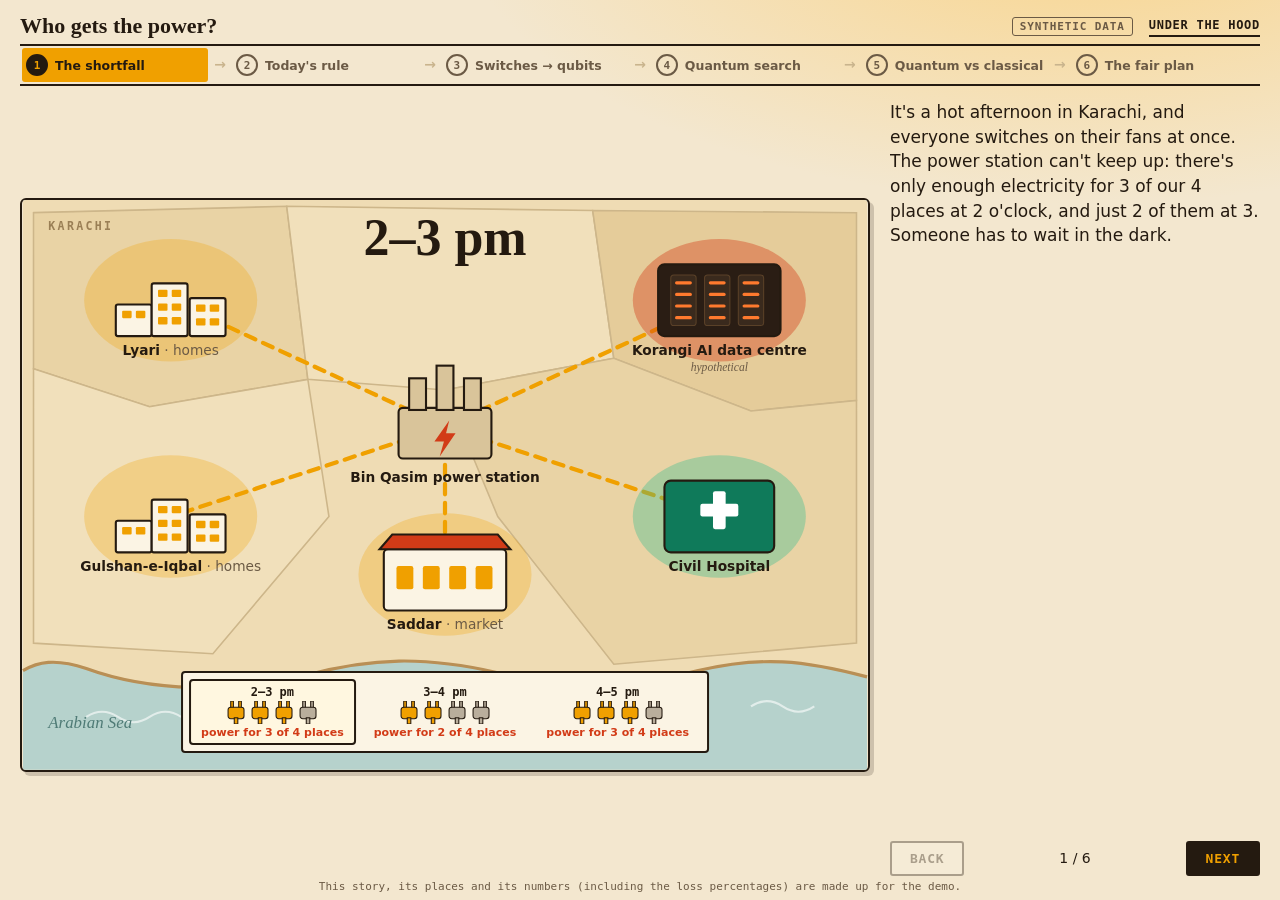
<file: web/index.html>
<!doctype html>
<html lang="en">
<head>
<meta charset="utf-8">
<meta name="viewport" content="width=device-width,initial-scale=1">
<title>Who gets the power?</title>
<link rel="icon" href="data:,">
<link rel="stylesheet" href="style.css">
</head>
<body>
<header>
  <h1>Who gets the power?</h1>
  <div class="head-r"><span class="tag">Synthetic data</span><button class="link" id="open-drawer" aria-controls="drawer" aria-expanded="false">Under the hood</button></div>
</header>
<nav class="pipe" id="pipe" aria-label="Stages"></nav>
<main>
  <section class="mapbox" aria-label="Map of Karachi">
    <svg id="map" viewBox="0 0 800 540" role="img" aria-label="Stylised map of Karachi: a power station feeding Lyari, Gulshan-e-Iqbal, Saddar, a hypothetical AI data centre and Civil Hospital, with the Arabian Sea at the bottom"></svg>
    <div class="clock" id="clock" aria-live="polite"></div>
    <div class="gauge" id="gauge"></div>
  </section>
  <section class="narr">
    <div class="story" id="story" aria-live="polite"></div>
    <div class="nav"><button class="btn" id="back">Back</button><span class="count" id="count"></span><button class="btn primary" id="next">Next</button></div>
  </section>
</main>
<footer>This story, its places and its numbers (including the loss percentages) are made up for the demo.</footer>
<aside id="drawer" class="drawer" aria-label="Under the hood" aria-hidden="true">
  <div class="dhead"><h2>Under the hood</h2><button class="link" id="close-drawer">Close (Esc)</button></div>
  <div id="dbody"></div>
</aside>
<script src="app.js"></script>
</body>
</html>
</file>
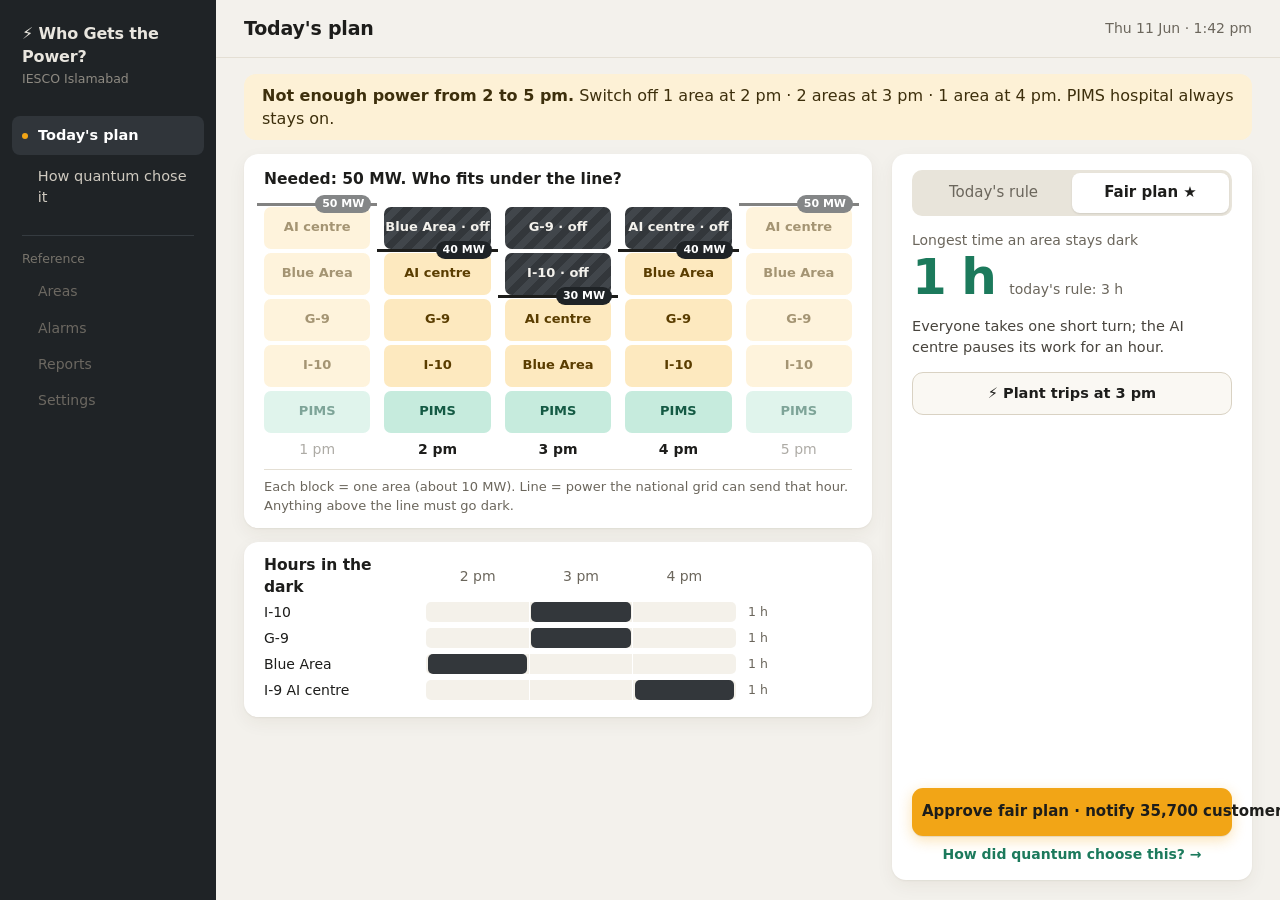
<file: web/demo/index.html>
<!doctype html>
<html lang="en"><head><meta charset="utf-8">
<title>Who Gets the Power? · IESCO Islamabad</title>
<meta name="viewport" content="width=1280">
<style>
*{box-sizing:border-box;margin:0}
:root{--bg:#f3f1ec;--ink:#1d1d1b;--muted:#6b665c;--line:#e4dfd4;--amber:#f2a516;--off:#33373b;--green:#1c7a5c;--greenbg:#c6ebdd;--red:#b5321e;--side:#1f2326;--shadow:0 1px 2px rgba(60,45,20,.06),0 6px 18px rgba(60,45,20,.06)}
body{font:15px/1.45 system-ui,-apple-system,"Segoe UI",sans-serif;color:var(--ink);background:var(--bg);display:grid;grid-template-columns:216px 1fr;height:100vh;overflow:hidden;font-variant-numeric:tabular-nums}
::selection{background:#f9dc9c}
:focus-visible{outline:2px solid var(--amber);outline-offset:2px}
button{font:inherit;color:inherit;cursor:pointer}

aside{background:var(--side);color:#e9e6df;padding:22px 12px;display:flex;flex-direction:column;gap:2px}
.brand{padding:0 10px 24px}
.brand b{display:block;font-size:16px;letter-spacing:-.01em}
.brand small{color:#8e8a82;font-size:12.5px}
aside a{display:flex;align-items:center;gap:10px;padding:9px 10px;border-radius:8px;color:#cfcac0;text-decoration:none;font-size:14.5px}
aside a::before{content:"";width:6px;height:6px;border-radius:50%;background:transparent}
aside a:hover{background:#292e32}
aside a.on{background:#30353a;color:#fff;font-weight:600}
aside a.on::before{background:var(--amber)}
aside hr{border:0;border-top:1px solid #353b40;margin:16px 10px 12px}
.refh{font-size:12.5px;color:#77736b;padding:0 10px 4px}
.ref{padding:7px 10px 7px 26px;color:#6c6861;font-size:14px;cursor:default;user-select:none}

main{display:flex;flex-direction:column;min-width:0;min-height:0}
header{height:58px;flex:none;display:flex;align-items:center;gap:16px;padding:0 28px;border-bottom:1px solid var(--line)}
header h1{font-size:19px;font-weight:650;letter-spacing:-.01em;margin-right:auto}
.when{color:var(--muted);font-size:14px}
.pill{font-size:12px;padding:3px 10px;border-radius:99px;background:#ebe3cf;color:#6b5a2e;font-weight:600}
section{display:none;flex:1;min-height:0;padding:16px 28px 20px;flex-direction:column;gap:14px}
section.on{display:flex}
.card{background:#fff;border-radius:14px;box-shadow:var(--shadow)}
.lab{font-size:14px;color:var(--muted)}
.ttl{font-size:15.5px;font-weight:650}

/* screen 1 */
.problem{background:#fdf1d6;color:#3d2f0c;border-radius:12px;padding:10px 18px;font-size:16px;transition:background .3s}
.problem.trip{background:#f8dcd3;color:#4a1a10}
.plan{flex:1;min-height:0;display:grid;grid-template-columns:1fr 360px;gap:20px}
.left{display:flex;flex-direction:column;gap:14px;min-height:0}
.tcard{padding:14px 20px 12px;display:flex;flex-direction:column;gap:6px}
.towers{display:grid;grid-template-columns:repeat(5,1fr);gap:14px;margin-top:6px}
.col{display:flex;flex-direction:column;align-items:center;gap:6px}
.col.ctx{opacity:.55}
.stack{position:relative;width:100%;max-width:112px;height:230px}
.blk{position:absolute;left:0;right:0;height:42px;border-radius:7px;display:flex;align-items:center;justify-content:center;font-size:13px;font-weight:600;background:#fde9bf;color:#5a3d00;transition:bottom .6s cubic-bezier(.2,.8,.2,1),background .4s,color .4s}
.blk.pims{background:var(--greenbg);color:#145a44;bottom:0}
.blk.off{background:repeating-linear-gradient(135deg,#33373b 0 7px,#41464b 7px 14px);color:#f3f1ec}
.cap-line{position:absolute;left:-7px;right:-7px;height:0;border-top:3px solid var(--ink);transition:bottom .6s cubic-bezier(.2,.8,.2,1)}
.cap-line span{position:absolute;right:6px;top:-11px;font-size:11px;font-weight:700;color:#fff;background:#1f2326;padding:1px 7px;border-radius:9px;white-space:nowrap;z-index:2}
.hr{font-size:14px;font-weight:650}
.col.ctx .hr{font-weight:400;color:var(--muted)}
.capt{font-size:13px;color:var(--muted);border-top:1px solid var(--line);padding-top:8px;margin-top:4px}
.gcard{padding:12px 20px 14px}
.g{display:grid;grid-template-columns:150px 1fr 104px;align-items:center;column-gap:12px;font-size:14px}
.g .gh{font-size:12.5px;color:var(--muted)}
.gx{display:grid;grid-template-columns:repeat(3,1fr);text-align:center}
.track{position:relative;height:20px;margin:3px 0;background:linear-gradient(90deg,#f4f1ea 33.2%,#fff 33.2% 33.5%,#f4f1ea 33.5% 66.5%,#fff 66.5% 66.8%,#f4f1ea 66.8%);border-radius:5px}
.track i{position:absolute;top:0;bottom:0;background:var(--off);border-radius:5px;margin:0 2px}
.red{color:var(--red);font-weight:700}

.side{padding:16px 20px;display:flex;flex-direction:column;gap:14px;min-height:0}
.seg{display:grid;grid-template-columns:1fr 1fr;background:#e8e4da;border-radius:10px;padding:3px}
.seg button{border:0;background:none;font-size:15px;padding:9px;border-radius:8px;color:var(--muted)}
.seg button.on{background:#fff;color:var(--ink);font-weight:650;box-shadow:0 1px 2px rgba(0,0,0,.1)}
.big{display:flex;align-items:baseline;gap:14px;margin-top:2px}
.n{font-size:50px;font-weight:700;letter-spacing:-.03em;line-height:1}
.n.bad{color:var(--red)}.n.good{color:var(--green)}
.vs{font-size:14px;color:var(--muted)}
.why{font-size:14.5px;color:#48443d}
.trip{width:100%;border:1.5px solid #d9d2c3;background:#faf8f3;border-radius:11px;font-weight:650;font-size:14.5px;padding:10px}
.trip:hover{border-color:#bfb6a3}
.trip.on{background:#4a1a10;border-color:#4a1a10;color:#fff}
.cta{margin-top:auto}
.btn{width:100%;border:0;border-radius:11px;background:var(--amber);color:var(--ink);font-weight:650;font-size:15px;padding:13px 10px;white-space:nowrap;box-shadow:0 1px 0 rgba(0,0,0,.08),0 4px 14px rgba(242,165,22,.32);transition:background .3s,color .3s}
.btn:hover{background:#f5b235}
.btn.done{background:var(--green);color:#fff;box-shadow:none;cursor:default}
.link{display:block;text-align:center;margin-top:8px;color:var(--green);font-size:14px;font-weight:600;text-decoration:none;text-underline-offset:3px}
.link:hover{text-decoration:underline}

/* screen 2 */
.steps{display:grid;grid-template-columns:repeat(4,1fr);gap:8px}
.steps button{border:1px solid var(--line);background:#faf8f3;border-radius:10px;padding:10px;font-size:15px;font-weight:600;color:var(--muted)}
.steps button.done{color:var(--ink)}
.steps button.on{background:var(--side);border-color:var(--side);color:#fff}
.body{flex:1;min-height:0;padding:22px 26px;display:flex}
.pane{display:none;flex:1;flex-direction:column;gap:14px;min-width:0}
.pane.on{display:flex}
.pane h2{font-size:22px;letter-spacing:-.015em}
.pane p{font-size:15.5px;color:#48443d;max-width:820px}
.nav{display:flex;align-items:center;gap:10px}
.nav span{margin-right:auto;color:var(--muted);font-size:14px}
.nav button{border:1px solid var(--line);background:#fff;border-radius:10px;padding:9px 22px;font-weight:600}
.nav button.next{background:var(--amber);border-color:var(--amber)}
.nav button:disabled{opacity:.35;cursor:default}
/* ① */
.setup{display:grid;grid-template-columns:auto 1fr;gap:48px;align-items:center;flex:1}
.qg{display:grid;grid-template-columns:110px repeat(3,58px);gap:10px 8px;align-items:center;font-size:14px}
.qg .hh{text-align:center;color:var(--muted);font-weight:600}
.qb{width:46px;height:46px;border-radius:50%;border:2px solid var(--ink);display:flex;align-items:center;justify-content:center;font-size:12px;color:var(--muted);justify-self:center;background:#faf8f3}
.rules{display:flex;flex-direction:column;gap:10px}
.rules div{display:flex;justify-content:space-between;gap:16px;padding:11px 16px;border-radius:10px;background:#f6f3ec;font-size:15px}
.rules b{font-size:13px;padding:2px 10px;border-radius:99px;align-self:center;white-space:nowrap}
.fits{background:#dff2ea;color:#0f4a37;border-radius:12px;padding:12px 16px;font-weight:600}
/* ② */
.tune{flex:1;min-height:0}
.tune svg{width:100%;height:100%;max-height:340px}
.tune text{font:12.5px system-ui,sans-serif;fill:#6b665c}
.facts{font-size:13px;color:var(--muted)}
/* ③ */
.measure{display:grid;grid-template-columns:auto 1fr;gap:28px;align-items:start}
.wallbox{display:flex;flex-direction:column;gap:10px}
.runs{display:flex;gap:8px}
.runs button{flex:1;font-size:14px;font-weight:600;padding:9px 8px;border-radius:10px;border:1px solid var(--line);background:#faf8f3}
.runs button.on{background:var(--side);color:#fff;border-color:var(--side)}
.wall{display:grid;grid-template-columns:repeat(48,10px);gap:2px}
.wall i{width:10px;height:10px;border-radius:2px;background:#efebe3}
.wall i.x{background:#c4bfb4}.wall i.v{background:#6cc39f}.wall i.b{background:var(--amber);box-shadow:0 0 0 1.5px #b36b00}
.legend{display:flex;gap:18px;font-size:13px;color:var(--muted)}
.legend i{display:inline-block;width:10px;height:10px;border-radius:2px;margin-right:6px;vertical-align:-1px}
.stats{display:flex;flex-direction:column;gap:14px}
.stat{padding:14px 18px;border-radius:12px;background:#f6f3ec}
.stat .num{font-size:46px;font-weight:700;letter-spacing:-.03em;line-height:1.1;margin:2px 0}
.stat .sub{font-size:13px;color:var(--muted)}
.verdict{font-size:13px;font-weight:650;padding:3px 10px;border-radius:99px;background:#fdf0d2;color:#7a5200;margin-left:8px}
.verdict.no{background:#efece6;color:#5d584f}.verdict.ok{background:#dff2ea;color:#145a44}
/* ④ */
.bars{display:flex;flex-direction:column;gap:9px;max-width:820px}
.bar{display:grid;grid-template-columns:230px 1fr;align-items:center;gap:14px;font-size:14.5px}
.bar div{height:28px;border-radius:6px;background:#d9d3c6;display:flex;align-items:center;justify-content:flex-end;padding-right:10px;font-weight:650;font-size:13.5px;color:#3d3a34}
.bar.best div{background:var(--green);color:#fff}
.agree{background:#dff2ea;color:#0f4a37;border-radius:12px;padding:12px 16px;font-weight:600;max-width:820px}
.honest{font-size:14px;color:var(--muted);max-width:820px}
</style></head>
<body>
<aside>
 <div class="brand"><b>⚡ Who Gets the Power?</b><small>IESCO Islamabad</small></div>
 <a href="#plan">Today's plan</a>
 <a href="#quantum">How quantum chose it</a>
 <hr>
 <div class="refh">Reference</div>
 <div class="ref" aria-disabled="true">Areas</div>
 <div class="ref" aria-disabled="true">Alarms</div>
 <div class="ref" aria-disabled="true">Reports</div>
 <div class="ref" aria-disabled="true">Settings</div>
</aside>
<main>
 <header><h1 id="title">Today's plan</h1><span class="when">Thu 11 Jun · 1:42 pm</span></header>

 <section id="plan">
  <div class="problem" id="problem"></div>
  <div class="plan">
   <div class="left">
    <div class="card tcard">
     <div class="ttl">Needed: 50 MW. Who fits under the line?</div>
     <div class="towers" id="towers"></div>
     <div class="capt">Each block = one area (about 10 MW). Line = power the national grid can send that hour. Anything above the line must go dark.</div>
    </div>
    <div class="card gcard">
     <div class="g"><span class="ttl">Hours in the dark</span><div class="gx lab"><span>2 pm</span><span>3 pm</span><span>4 pm</span></div><span></span></div>
     <div id="gantt"></div>
    </div>
   </div>
   <div class="side card">
    <div class="seg" id="seg"><button data-p="rule" onclick="setPlan('rule')">Today's rule</button><button data-p="fair" onclick="setPlan('fair')">Fair plan ★</button></div>
    <div>
     <div class="lab">Longest time an area stays dark</div>
     <div class="big"><span class="n" id="big"></span><span class="vs" id="vs"></span></div>
    </div>
    <p class="why" id="why"></p>
    <button class="trip" id="trip" onclick="setTrip(!trip)"></button>
    <div class="cta">
     <button class="btn" id="approve" onclick="approve()">Approve fair plan · notify 35,700 customers</button>
     <a class="link" href="#quantum">How did quantum choose this? →</a>
    </div>
   </div>
  </div>
 </section>

 <section id="quantum">
  <div class="steps" id="steps"><button onclick="step(0)">① Set up</button><button onclick="step(1)">② Tune</button><button onclick="step(2)">③ Measure</button><button onclick="step(3)">④ Check</button></div>
  <div class="card body">
   <div class="pane">
    <h2>12 qubits = 12 on/off switches.</h2>
    <p>Each switch answers one question: is this area off at this hour? The city's rules become penalties, and the best plan is the one with the lowest total.</p>
    <div class="setup">
     <div class="qg" id="qg"></div>
     <div class="rules">
      <div>Wrong number of areas off<b style="background:#f8dcd3;color:#7a1f10">big penalty</b></div>
      <div>Same area dark twice in a row<b style="background:#fdf0d2;color:#7a5200">penalty</b></div>
      <div>Unfair share of dark hours<b style="background:#fdf0d2;color:#7a5200">penalty</b></div>
      <div>Pausing the AI centre<b style="background:#efece6;color:#5d584f">small cost</b></div>
     </div>
    </div>
    <div class="fits">QAOA is made for yes/no problems with penalties, so it fits.</div>
   </div>
   <div class="pane">
    <h2>Tune: the optimizer explores, then settles on a low penalty.</h2>
    <p>A normal computer turns the circuit's 4 dials over 42 tries. Early tries jump around; it ends at an average penalty of 52.9, down from 124.6 at the start. Best of 3 restarts kept.</p>
    <div class="tune" id="tune"></div>
    <div class="facts">QAOA, 2 layers · 4 dials · COBYLA optimizer · normal afternoon</div>
   </div>
   <div class="pane">
    <h2>Measure: 1,024 answers, each one a full plan.</h2>
    <p>Before tuning, the circuit guesses at random. After tuning, most answers follow the rules and the best plan shows up again and again.</p>
    <div class="measure">
     <div class="wallbox">
      <div class="runs"><button onclick="play(false)">Before tuning (random)</button><button onclick="play(true)">After tuning (QAOA)</button></div>
      <div class="wall" id="wall"></div>
      <div class="legend"><span><i style="background:#c4bfb4"></i>breaks a rule</span><span><i style="background:#6cc39f"></i>follows the rules</span><span><i style="background:var(--amber)"></i>the best fair plan</span></div>
      <div class="lab"><span id="shotno">Press a button to replay</span><span class="verdict" id="verdict" hidden></span></div>
     </div>
     <div class="stats">
      <div class="stat"><div class="lab">Follow the rules</div><div class="num" id="pv">—</div><div class="sub" id="pvn">45.9% after tuning · 2.3% random</div></div>
      <div class="stat"><div class="lab">Best plan found</div><div class="num" id="pb">—</div><div class="sub" id="pbn">in 1,024 answers · pure luck ≈ 0.25</div></div>
     </div>
    </div>
   </div>
   <div class="pane">
    <h2>Can we trust it?</h2>
    <p>Penalty score of each plan for the normal afternoon (lower = better).</p>
    <div class="bars" id="bars"></div>
    <div class="agree">A normal computer checked all 4,096 plans in 0.035 s and found the same plan, so QAOA found the true best.</div>
    <p class="honest">At this size a laptop is faster. Real cities have hundreds of areas × 24 hours, and the plans double with every decision; that's the scale quantum optimization is aiming for.</p>
   </div>
  </div>
  <div class="nav"><span id="stepno"></span><button id="back" onclick="step(cur-1)">← Back</button><button class="next" id="next" onclick="step(cur+1)">Next →</button></div>
 </section>
</main>

<script>
const $=id=>document.getElementById(id),$$=s=>document.querySelectorAll(s);
const AREAS={l:"I-10",g:"G-9",s:"Blue Area",a:"AI centre"};
const KEYS=["l","g","s","a"],H=["2 pm","3 pm","4 pm"];
// from results.json scenarios.<s>.plans: rule = "today", fair = "qaoa" (= "exact"). l=N1 I-10, g=N2 G-9, s=N3 Blue Area, a=DC I-9 AI centre
const SC={
 normal:{short:[1,2,1],rule:{l:[1,1,1],g:[0,1,0],s:[0,0,0],a:[0,0,0]},fair:{l:[0,1,0],g:[0,1,0],s:[1,0,0],a:[0,0,1]},
  why:{rule:"I-10 is cut every hour, even families who pay their bills.",fair:"Everyone takes one short turn; the AI centre pauses its work for an hour."}},
 trip:{short:[1,3,1],rule:{l:[1,1,1],g:[0,1,0],s:[0,1,0],a:[0,0,0]},fair:{l:[0,1,0],g:[0,1,0],s:[0,1,0],a:[1,0,1]},
  why:{rule:"I-10 is still cut every hour, and the lost plant adds G-9 and Blue Area at 3 pm.",fair:"No home is dark twice; the AI centre pauses at 2 and 4 pm so homes get a break."}}};
const hourList=P=>[0,1,2].map(h=>KEYS.filter(k=>P[k][h]));
for(const s of Object.values(SC))for(const p of ["rule","fair"])hourList(s[p]).forEach((o,h)=>console.assert(o.length==s.short[h],'plan must switch off exactly the shortfall'));

// screen 1
const COLS=["1 pm","2 pm","3 pm","4 pm","5 pm"],PITCH=46;
let plan='fair',trip=false;
$('towers').innerHTML=COLS.map((c,j)=>`<div class="col${j%4?'':' ctx'}"><div class="stack"><div class="blk pims">PIMS</div>${KEYS.map(k=>`<div class="blk" id="b${j}${k}"></div>`).join('')}<div class="cap-line" id="ln${j}">${j==0?'<span>power available</span>':''}</div></div><div class="hr">${c}</div></div>`).join('');
function setPlan(p){plan=p;render()}
function setTrip(t){trip=t;render()}
function longest(P){return Math.max(...KEYS.map(k=>{let r=0,m=0;P[k].forEach(x=>{r=x?r+1:0;m=Math.max(m,r)});return m}))}
function render(){const S=SC[trip?'trip':'normal'],P=S[plan];
 $$('#seg button').forEach(b=>b.classList.toggle('on',b.dataset.p==plan));
 $('problem').className='problem'+(trip?' trip':'');
 $('problem').innerHTML=`<b>${trip?'A power plant trips at 3 pm.':'Not enough power from 2 to 5 pm.'}</b> Switch off ${S.short.map((n,h)=>`${n} area${n>1?'s':''} at ${H[h]}`).join(' · ')}. PIMS hospital always stays on.`;
 COLS.forEach((c,j)=>{const h=j-1,inPlan=h>=0&&h<3,off=inPlan?KEYS.filter(k=>P[k][h]):[],order=[...KEYS.filter(k=>!off.includes(k)),...off];
  order.forEach((k,i)=>{const b=$('b'+j+k),o=off.includes(k);b.style.bottom=(i+1)*PITCH+'px';b.classList.toggle('off',o);b.textContent=AREAS[k]+(o?' · off':'')});
  const av=inPlan?5-S.short[h]:5;$('ln'+j).style.bottom=(av*PITCH-3)+'px';$('ln'+j).innerHTML=`<span>${av*10} MW</span>`});
 $('gantt').innerHTML=KEYS.map(k=>{let bars='',run=0,tot=0,max=0;for(let h=0;h<=3;h++){if(h<3&&P[k][h]){run++;tot++}else{if(run)bars+=`<i style="left:${(h-run)/3*100}%;width:calc(${run/3*100}% - 4px)"></i>`;max=Math.max(max,run);run=0}}
  return `<div class="g"><span>${k=='a'?'I-9 AI centre':AREAS[k]}</span><div class="track">${bars}</div><span class="gh">${max>1?`<span class="red">${max} h in a row</span>`:tot?tot+' h':'stays on'}</span></div>`}).join('');
 const m=longest(P),other=longest(S[plan=='fair'?'rule':'fair']);
 $('big').className='n '+(m>1?'bad':'good');$('big').textContent=m+' h';
 $('vs').textContent=(plan=='fair'?"today's rule: ":"fair plan: ")+other+' h';
 $('why').textContent=S.why[plan];
 $('trip').classList.toggle('on',trip);$('trip').textContent=trip?'↩ Back to a normal afternoon':'⚡ Plant trips at 3 pm'}
function approve(){const b=$('approve');b.classList.add('done');b.disabled=true;b.textContent='✓ Published · 35,700 customers notified'}
render();

// screen 2: stepper
let cur=0;
function step(n){cur=Math.max(0,Math.min(3,n));$$('.pane').forEach((p,i)=>p.classList.toggle('on',i==cur));
 $$('#steps button').forEach((b,i)=>{b.classList.toggle('on',i==cur);b.classList.toggle('done',i<cur)});
 $('stepno').textContent=`Step ${cur+1} of 4`;$('back').disabled=cur==0;$('next').disabled=cur==3}
step(0);

// ① qubit grid: q0..q11 in results.json qubit_map order (area-major, then hour)
$('qg').innerHTML='<span></span>'+H.map(h=>`<span class="hh">${h}</span>`).join('')+KEYS.map((k,i)=>`<span>${AREAS[k]}</span>`+H.map((h,j)=>`<span class="qb">q${i*3+j}</span>`).join('')).join('');

// ② real COBYLA history: scenarios.normal.qaoa.trace.cobyla.iterations[].energy (42 evaluations)
const E=[124.62,399.74,476.91,343.92,67.87,375.46,86.84,56.54,124.5,55.83,86.12,57.25,65.72,68.46,55.34,55.68,56.41,56.96,58.44,54.56,57.64,56.53,54.28,54.15,57.23,53.3,53.4,54.6,54.29,55.05,53.41,54.37,54.13,53.36,54.32,53.4,52.72,55.03,52.52,53.19,52.55,52.9];
(()=>{const W=900,Ht=320,L=70,R=110,T=16,B=40,x=i=>L+i/(E.length-1)*(W-L-R),y=v=>T+(1-v/500)*(Ht-T-B);
 let g='';for(let v=0;v<=500;v+=100)g+=`<line x1="${L}" x2="${W-R}" y1="${y(v)}" y2="${y(v)}" stroke="#ece7dc"/><text x="${L-10}" y="${y(v)+4}" text-anchor="end">${v}</text>`;
 [1,10,20,30,42].forEach(r=>g+=`<text x="${x(r-1)}" y="${Ht-B+20}" text-anchor="middle">${r}</text>`);
 g+=`<text x="${(L+W-R)/2}" y="${Ht-2}" text-anchor="middle">tuning round</text><text transform="translate(16 ${(T+Ht-B)/2}) rotate(-90)" text-anchor="middle">average penalty</text>`;
 g+=`<polyline fill="none" stroke="#33373b" stroke-width="2.5" stroke-linejoin="round" points="${E.map((v,i)=>x(i)+','+y(v)).join(' ')}"/>`;
 g+=`<circle cx="${x(0)}" cy="${y(E[0])}" r="5" fill="#33373b"/><circle cx="${x(41)}" cy="${y(E[41])}" r="6" fill="#1c7a5c"/>`;
 g+=`<text x="${x(41)+12}" y="${y(E[41])+4}" style="fill:#1c7a5c;font-weight:700;font-size:14px">${E[41]}</text><text x="${x(0)+8}" y="${y(E[0])-6}">${E[0]}</text>`;
 $('tune').innerHTML=`<svg viewBox="0 0 ${W} ${Ht}" preserveAspectRatio="xMinYMid meet">${g}</svg>`})();

// ④ real objective values: scenarios.normal.plans.<p>.objective
const OBJ=[["Today's rule",33.16],["Greedy (hour by hour)",31.84],["AI centre always first",21.24],["QAOA",17.14,1],["Exact (all 4,096 plans)",17.14,1]];
$('bars').innerHTML=OBJ.map(([n,v,b])=>`<div class="bar${b?' best':''}"><span>${n}</span><div style="width:${v/34*100}%">${b?'✓ ':''}${v}</div></div>`).join('');

// ③ real measured answers (top bitstrings + counts from results.json, normal scenario). bit order: I-10[2,3,4] G-9[2,3,4] Blue[2,3,4] AI[2,3,4]
const TOP=[["010000010001",12],["010001010000",11],["010101010000",10],["000011010000",10],["010010000100",10],["100000010010",10],["000010010001",10],["001000010010",9],["010000101010",9],["000010000110",9],["010001000110",9],["001000010110",9],["010010100001",9]];
const SHOTS=1024,PVALID=0.459,BEST="010010100001";
function decode(b){return [0,1,2].map(h=>KEYS.filter((k,i)=>b[i*3+h]=="1"))}
function valid(b){const d=decode(b);return d[0].length==1&&d[1].length==2&&d[2].length==1}
function rndBits(){let s="";for(let i=0;i<12;i++)s+=Math.random()<.5?"1":"0";return s}
console.assert(JSON.stringify(decode(BEST))==JSON.stringify(hourList(SC.normal.fair)),'quantum best plan must equal the fair plan shown on screen 1');
// shortcut: only the top answers are replayed exactly; the rest are random plans filled in to match the real 45.9% rule-following share
function shotList(after){const out=[];if(after){TOP.forEach(([b,c])=>{for(let i=0;i<c;i++)out.push(b)});const nValid=Math.round(SHOTS*PVALID)-out.filter(valid).length;let v=0;while(out.length<SHOTS){const b=rndBits();if(b==BEST)continue;if(valid(b)&&v<nValid){out.push(b);v++}else if(!valid(b)&&out.length+(nValid-v)<SHOTS)out.push(b)}}
 else{while(out.length<SHOTS)out.push(rndBits())}for(let i=out.length-1;i>0;i--){const j=Math.floor(Math.random()*(i+1));[out[i],out[j]]=[out[j],out[i]]}return out}
const wall=$('wall');wall.innerHTML='<i></i>'.repeat(SHOTS);const cells=wall.children;
let timer;function play(after){clearInterval(timer);$$('.runs button').forEach((b,j)=>b.classList.toggle('on',j==+after));const list=shotList(after);[...cells].forEach(c=>c.className='');let i=0,v=0,best=0;const vd=$('verdict');vd.hidden=false;
 timer=setInterval(()=>{for(let s=0;s<16&&i<SHOTS;s++,i++){const b=list[i],ok=valid(b),isB=b==BEST;cells[i].className=isB?'b':ok?'v':'x';if(ok)v++;if(isB)best++;if(s==15||i==SHOTS-1){vd.className='verdict '+(isB?'best':ok?'ok':'no');vd.textContent=isB?'★ the best fair plan':ok?'✓ follows the rules':'✗ breaks a rule'}}
  $('shotno').textContent=`Answer ${i.toLocaleString('en-US')} of 1,024`;$('pv').textContent=(v/i*100).toFixed(1)+'%';$('pvn').textContent=after?'after tuning · measured 45.9%':'random guessing · expected 2.3%';
  $('pb').textContent=best+'×';
  if(i>=SHOTS){clearInterval(timer);if(after){vd.className='verdict best';vd.textContent='★ Chosen: the best fair plan'}}},45)}

// routing
const TITLES={plan:"Today's plan",quantum:"How quantum chose it"};
function show(){const id=TITLES[location.hash.slice(1)]?location.hash.slice(1):'plan';$$('section').forEach(s=>s.classList.toggle('on',s.id==id));
 $$('aside a').forEach(a=>a.classList.toggle('on',a.getAttribute('href')=='#'+id));$('title').textContent=TITLES[id]}
addEventListener('hashchange',show);show();
</script></body></html>
</file>
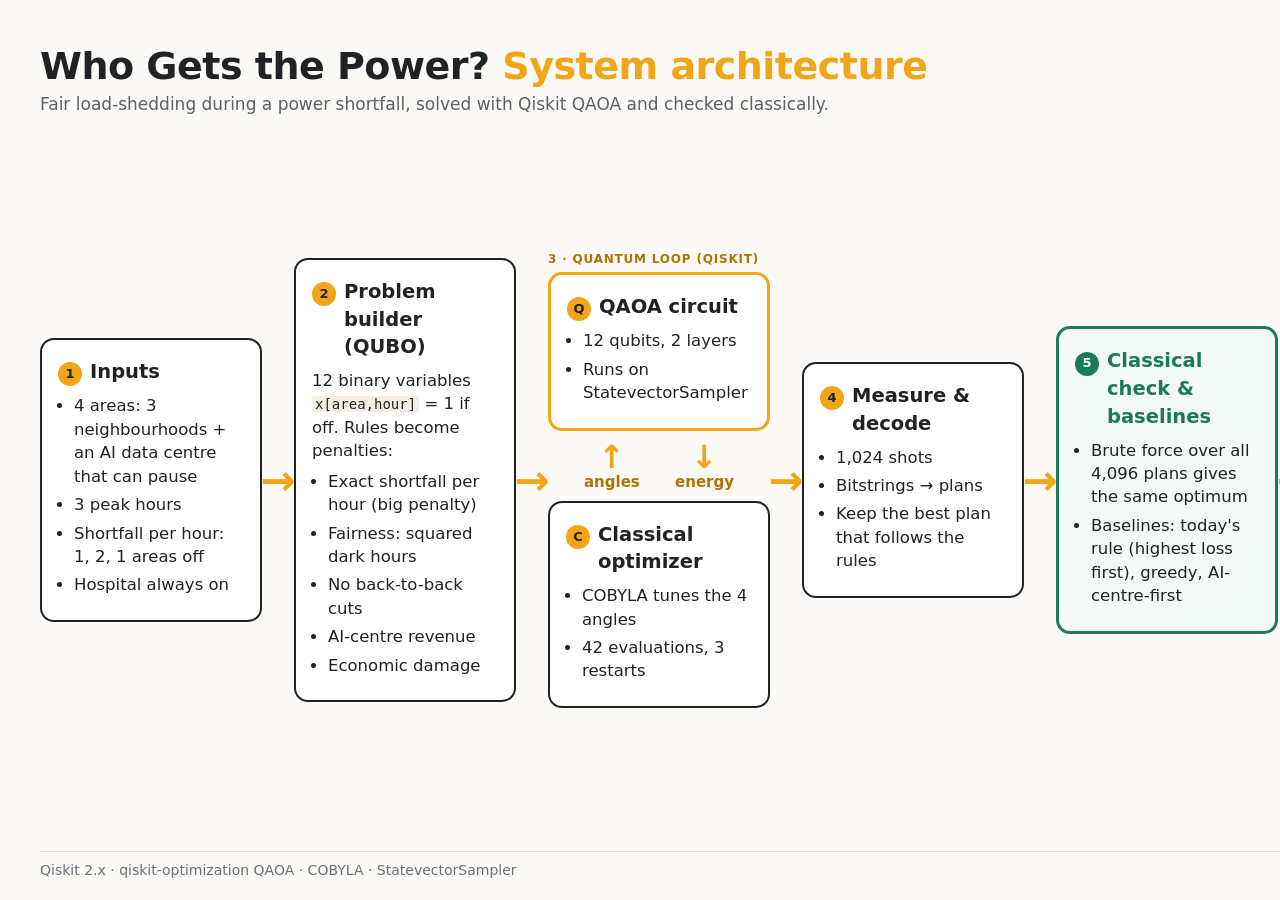
<file: report/architecture.html>
<!doctype html>
<html><head><meta charset="utf-8"><style>
*{box-sizing:border-box;margin:0;padding:0}
body{width:1600px;height:900px;background:#fbfaf7;font-family:system-ui,-apple-system,"Segoe UI",sans-serif;color:#1f2326;padding:44px 40px 0;position:relative}
h1{font-size:38px;font-weight:750;letter-spacing:-.5px}
h1 span{color:#f2a516}
.sub{font-size:17px;color:#5b6166;margin-top:6px}
.row{display:flex;align-items:center;margin-top:46px;height:640px}
.box{width:222px;background:#fff;border:2px solid #1f2326;border-radius:14px;padding:18px 16px;font-size:16.5px;line-height:1.42}
.box h2{font-size:19.5px;font-weight:700;margin-bottom:8px;display:flex;gap:8px;align-items:baseline}
.n{display:inline-flex;width:24px;height:24px;border-radius:50%;background:#f2a516;color:#1f2326;font-size:13px;font-weight:800;align-items:center;justify-content:center;flex:none}
.box ul{padding-left:16px}.box li{margin-bottom:5px}
.arrow{width:32px;display:flex;justify-content:center;font-size:42px;color:#f2a516;font-weight:700}
.q{border-color:#f2a516;border-width:3px}
.col{display:flex;flex-direction:column;align-items:center;width:222px}
.col .box{width:222px}
.tag{font-size:12px;font-weight:700;text-transform:uppercase;letter-spacing:.8px;color:#b07400;margin-bottom:6px;align-self:flex-start}
.loop{display:flex;justify-content:space-between;width:150px;height:70px;font-size:15px;color:#b07400;font-weight:600}
.loop div{display:flex;flex-direction:column;align-items:center;justify-content:center}
.loop b{font-size:32px;color:#f2a516;line-height:1}
.green{border-color:#1c7a5c;border-width:3px;background:#f2f9f6}
.green h2{color:#1c7a5c}.green .n{background:#1c7a5c;color:#fff}
code{font-family:ui-monospace,"DejaVu Sans Mono",monospace;font-size:14px;background:#f4efe3;padding:0 3px;border-radius:3px}
.foot{position:absolute;bottom:22px;left:40px;right:40px;font-size:14px;color:#6b7176;border-top:1px solid #e3e0d8;padding-top:10px}
</style></head><body>
<h1>Who Gets the Power? <span>System architecture</span></h1>
<div class="sub">Fair load-shedding during a power shortfall, solved with Qiskit QAOA and checked classically.</div>
<div class="row">

<div class="box"><h2><span class="n">1</span>Inputs</h2><ul>
<li>4 areas: 3 neighbourhoods + an AI data centre that can pause</li>
<li>3 peak hours</li>
<li>Shortfall per hour: 1, 2, 1 areas off</li>
<li>Hospital always on</li></ul></div>
<div class="arrow">&rarr;</div>

<div class="box"><h2><span class="n">2</span>Problem builder (QUBO)</h2>
<p style="margin-bottom:7px">12 binary variables <code>x[area,hour]</code> = 1 if off. Rules become penalties:</p><ul>
<li>Exact shortfall per hour (big penalty)</li>
<li>Fairness: squared dark hours</li>
<li>No back-to-back cuts</li>
<li>AI-centre revenue</li>
<li>Economic damage</li></ul></div>
<div class="arrow">&rarr;</div>

<div class="col"><div class="tag">3 · Quantum loop (Qiskit)</div>
<div class="box q"><h2><span class="n">Q</span>QAOA circuit</h2><ul>
<li>12 qubits, 2 layers</li><li>Runs on StatevectorSampler</li></ul></div>
<div class="loop"><div><b>&uarr;</b>angles</div><div><b>&darr;</b>energy</div></div>
<div class="box"><h2><span class="n">C</span>Classical optimizer</h2><ul>
<li>COBYLA tunes the 4 angles</li><li>42 evaluations, 3 restarts</li></ul></div></div>
<div class="arrow">&rarr;</div>

<div class="box"><h2><span class="n">4</span>Measure &amp; decode</h2><ul>
<li>1,024 shots</li>
<li>Bitstrings &rarr; plans</li>
<li>Keep the best plan that follows the rules</li></ul></div>
<div class="arrow">&rarr;</div>

<div class="box green"><h2><span class="n">5</span>Classical check &amp; baselines</h2><ul>
<li>Brute force over all 4,096 plans gives the same optimum</li>
<li>Baselines: today's rule (highest loss first), greedy, AI-centre-first</li></ul></div>
<div class="arrow">&rarr;</div>

<div class="box"><h2><span class="n">6</span>Output</h2>
<p style="margin-bottom:7px"><code>results.json</code> &rarr; web app, two screens:</p><ul>
<li><b>Today's plan</b>: power towers + Gantt</li>
<li><b>How quantum chose it</b>: Set up &rarr; Tune &rarr; Measure &rarr; Check</li></ul></div>

</div>
<div class="foot">Qiskit 2.x · qiskit-optimization QAOA · COBYLA · StatevectorSampler</div>
</body></html>
</file>
<file: web/style.css>
/* Karachi at peak heat: sand, amber, burnt orange, teal hospital. */
:root{--paper:#f3e7cf;--card:#fbf4e4;--ink:#241a10;--muted:#6b5a45;--rule:#c9b48d;--lit:#f0a000;--heat:#d23b17;--hosp:#0f7a5a;--sea:#b6d2cc;--off:#9b9183;
  --serif:"Iowan Old Style","Palatino Linotype",Charter,"Bitstream Charter","Book Antiqua",Georgia,serif;--sans:Inter,"Segoe UI",system-ui,sans-serif;--mono:Consolas,Menlo,"SF Mono","DejaVu Sans Mono","Liberation Mono",monospace}
*{box-sizing:border-box}
html,body{height:100%}
body{margin:0;color:var(--ink);font:14px/1.4 var(--sans);padding:8px 20px 4px;display:flex;flex-direction:column;overflow:hidden;background:radial-gradient(900px 420px at 85% -10%,#f9d48a 0,transparent 70%),var(--paper)}
header{display:flex;justify-content:space-between;align-items:center;height:36px;flex:none}
h1{font:800 22px/1 var(--serif);margin:0}
.head-r{display:flex;gap:16px;align-items:center}
.tag{border:1.5px solid var(--muted);color:var(--muted);border-radius:3px;padding:2px 7px;font:700 11px var(--mono);text-transform:uppercase;letter-spacing:.08em}
button{font-family:inherit}
button:focus-visible{outline:3px solid var(--ink);outline-offset:2px}
.link{background:none;border:0;padding:3px 0;color:var(--ink);font:700 12px var(--mono);text-transform:uppercase;letter-spacing:.06em;cursor:pointer;border-bottom:2px solid var(--ink)}
.btn{background:var(--card);color:var(--ink);border:2px solid var(--ink);border-radius:3px;font:800 13px var(--mono);text-transform:uppercase;letter-spacing:.06em;padding:8px 18px;cursor:pointer;display:inline-flex;gap:8px;align-items:center}
.btn.primary{background:var(--ink);color:var(--lit)}
.btn:disabled{opacity:.35;cursor:default}
main{flex:1;min-height:0;display:grid;grid-template-columns:minmax(0,1fr) 370px;gap:20px;align-items:center;padding-top:6px}
.mapbox{position:relative;width:100%;aspect-ratio:800/540;max-height:100%;border:2px solid var(--ink);border-radius:6px;overflow:hidden;box-shadow:4px 4px 0 rgba(36,26,16,.18)}
#map{display:block;width:100%;height:100%}
.land{fill:#efdcb4}.districts path{fill:#e9d3a5;stroke:#cdb68a;stroke-width:1.5}.districts path:nth-child(2n){fill:#f1e0bb}.districts path:nth-child(3n){fill:#e5cc9a}
.coastline{fill:none;stroke:#b98f55;stroke-width:3}.wave{fill:none;stroke:#fff;stroke-opacity:.6;stroke-width:2}
.sea{font:italic 16px var(--serif);fill:#4f7b76}.city{font:700 11px var(--mono);letter-spacing:.2em;fill:#9a7f55}
.line{fill:none;stroke:var(--lit);stroke-width:4;stroke-linecap:round;stroke-dasharray:10 8;transition:stroke .7s,opacity .7s,stroke-width .7s}
.line.flow{animation:flow .8s linear infinite}
.line.off{stroke:var(--off);stroke-width:2;stroke-dasharray:2 10;opacity:.7}
@keyframes flow{to{stroke-dashoffset:-18}}
.blk{transition:opacity .7s}
.blk .body,.blk .win,.blk .roof,.blk .glow,.blk .led,.blk .cross{transition:fill .7s,opacity .7s}
.blk .body{fill:#fbf4e4;stroke:var(--ink);stroke-width:2}.blk .roof{fill:var(--heat);stroke:var(--ink);stroke-width:2}
.blk .win{fill:var(--lit)}.blk .glow{fill:var(--lit);opacity:.28}
.blk.off .win,.blk.off .led{fill:#6d645a}.blk.off .glow{opacity:0}.blk.off{opacity:.5}.blk.off .body{fill:#d4c8b0}
.blk.dc .body{fill:#2a1d14}.blk.dc .win{fill:#3a2a1d;stroke:#5a4128}.blk.dc .led{fill:#ff7a2e}.blk.dc .glow{fill:var(--heat);opacity:.4}
.blk.dc.off .led{fill:#6d645a}
.blk.hosp .body{fill:var(--hosp)}.blk.hosp .cross{fill:#fff}.blk.hosp .glow{fill:#2fb98d;opacity:.35}
.lbl{font:700 13px var(--sans);fill:var(--ink)}.lbl .kind{font-weight:500;fill:var(--muted)}
.plant .body{fill:#d9c49a;stroke:var(--ink);stroke-width:2}.plant .bolt{fill:var(--heat)}
@keyframes flt{from{fill:var(--lit)}to{fill:#8c8377}}
.clock{position:absolute;top:2%;left:50%;transform:translateX(-50%);font:800 52px/1 var(--serif);color:var(--ink);text-align:center;transition:opacity .4s;white-space:nowrap}
.hide{opacity:0!important;pointer-events:none}
.gauge{position:absolute;bottom:4%;left:50%;transform:translateX(-50%);display:flex;gap:16px;align-items:center;background:var(--card);border:2px solid var(--ink);border-radius:4px;padding:8px 14px;transition:opacity .4s}
.gauge b{font:800 22px var(--mono);color:var(--hosp);min-width:170px}.gauge.red b{color:var(--heat)}
.gbar_u{display:flex;gap:4px}.gbar i{width:40px;height:20px;border:2px solid var(--ink);border-radius:2px;transition:background .6s}
.gbar i.ok{background:var(--lit)}.gbar i.gap{background:repeating-linear-gradient(45deg,var(--heat) 0 4px,#f6c0a8 4px 8px)}
.pipe{display:flex;align-items:center;gap:6px;height:42px;flex:none;border-top:2px solid var(--ink);border-bottom:2px solid var(--ink);padding:0 2px}
.stage{flex:1 1 0;display:flex;align-items:center;gap:7px;background:none;border:0;padding:6px 4px;cursor:pointer;color:var(--muted);font:700 12.5px var(--sans);text-align:left;border-radius:3px;white-space:nowrap}
.stage .n{flex:none;width:22px;height:22px;border-radius:50%;border:2px solid currentColor;display:grid;place-items:center;font:800 11px var(--mono)}
.stage.done{color:var(--hosp)}.stage.done .n{font-size:0;background:var(--hosp);border-color:var(--hosp)}.stage.done .n::after{content:"✓";font-size:13px;color:#fff}
.stage.on{color:var(--ink);background:var(--lit)}.stage.on .n{background:var(--ink);color:var(--lit);border-color:var(--ink)}
.arr{color:var(--rule);font-weight:800;flex:none}
.narr{align-self:stretch;display:flex;flex-direction:column;min-height:0}
.story{flex:1;overflow:hidden;opacity:0;transition:opacity .5s;padding-top:8px}.story.in{opacity:1}
.story p{font-size:17px;line-height:1.45;margin:0 0 14px}.story strong{color:var(--heat);font-weight:800}
.chip{display:inline-block;font:700 11.5px var(--mono)!important;border:1.5px solid var(--ink);border-radius:3px;padding:4px 8px;background:var(--card)}
.nav{display:flex;align-items:center;justify-content:space-between;padding:10px 0 2px}
.swgrid{display:grid;gap:6px;margin:6px 0 14px}.swgrid div{display:flex;align-items:center;gap:6px}.swgrid em{font:700 12px var(--sans);font-style:normal;width:150px;color:var(--ink);white-space:nowrap;overflow:hidden;text-overflow:ellipsis}
.sw{width:24px;height:13px;border-radius:7px;background:var(--lit);border:1.5px solid var(--ink);position:relative;display:inline-block}.sw i{position:absolute;top:1px;right:1px;width:8px;height:8px;border-radius:50%;background:#fff;border:1px solid var(--ink)}
.flick .sw{animation:flt .5s steps(2,jump-none) infinite alternate;animation-delay:var(--d)}.flick .sw i{animation:fl .5s steps(2,jump-none) infinite alternate;animation-delay:var(--d)}
@keyframes fl{from{right:1px}to{right:11px}}@keyframes flt{from{background:var(--lit)}to{background:#8c8377}}
.bars{margin:4px 0 4px;display:grid;gap:6px}.bars div{display:grid;grid-template-columns:62px 1fr 52px;gap:8px;align-items:center;font:700 12px var(--mono)}
.bars em{font-style:normal;color:var(--muted)}.bars i{display:block;height:14px;width:0;min-width:2px;background:var(--muted);transition:width 2s ease-out;border-radius:2px}.bars i.q{background:var(--heat)}
.grow .bars i{width:var(--w)}
.spark{width:100%;height:38px;margin-top:8px}.spark polyline{fill:none;stroke:var(--ink);stroke-width:1.5;vector-effect:non-scaling-stroke}
.badge{display:flex;align-items:center;gap:14px;color:var(--hosp);font:800 16px/1.3 var(--mono);margin-top:8px}.badge.bad{color:var(--heat)}
.stats{display:grid;grid-template-columns:repeat(3,auto);gap:12px;margin:4px 0 12px}.stat b{display:block;font:800 30px/1.05 var(--serif);color:var(--heat);white-space:nowrap}.stat span{font:700 10.5px var(--mono);text-transform:uppercase;letter-spacing:.04em;color:var(--muted)}
.note{font:700 12px var(--mono)!important;color:var(--hosp);margin:8px 0 0!important;min-height:16px}
footer{font:11px var(--mono);color:var(--muted);text-align:center;height:18px;flex:none;padding-top:2px}
.drawer{position:fixed;top:0;right:0;bottom:0;width:520px;max-width:100%;background:var(--card);border-left:2px solid var(--ink);padding:16px 20px;overflow:auto;transform:translateX(105%);transition:transform .3s;box-shadow:-6px 0 0 rgba(36,26,16,.12);z-index:5}
.drawer.open{transform:none}
.dhead{display:flex;justify-content:space-between;align-items:center}.dhead h2{font:800 22px var(--serif);margin:0}
.drawer h3{font:800 12px var(--mono);text-transform:uppercase;letter-spacing:.08em;color:var(--heat);margin:18px 0 6px}
.drawer p{margin:4px 0}.small{font-size:12px;color:var(--muted)}.formula{font:600 14px var(--serif);background:#f3e7cf;padding:8px 10px;border-left:4px solid var(--heat)}
.drawer table{width:100%;border-collapse:collapse;font-size:12px}.drawer td,.drawer th{border-bottom:1px solid var(--rule);padding:4px 6px;text-align:left}.mono{font-family:var(--mono)}
.thumb{width:100%;height:90px;object-fit:contain;object-position:left;background:#fff;border:1px solid var(--rule)}
@media (prefers-reduced-motion:reduce){.line.flow,.flick .sw .knob,.flick .sw .track{animation:none}}
.hyp{font:italic 11px var(--serif);fill:var(--muted)}
.gauge{gap:6px;padding:6px;bottom:3%}.gauge .ph{display:flex;flex-direction:column;align-items:center;gap:2px;padding:4px 12px;border:2px solid transparent;border-radius:4px;min-width:150px;transition:border-color .4s,background .4s}
.gauge .ph.cur{border-color:var(--ink);background:#fff7e0}.gauge .ph em{font:800 12px var(--mono);font-style:normal}.gauge .ph span{font:700 11px var(--sans);color:var(--muted)}.gauge .ph.low span{color:var(--heat)}
.plugs{display:flex;gap:6px}.plug{width:18px;height:23px;fill:#b9ae9c;stroke:var(--ink);stroke-width:1.2;transition:fill .6s}.plug.on{fill:var(--lit)}
.stats{grid-template-columns:1fr 1fr!important;gap:12px 16px!important}.stat b{font-size:25px!important}.stat span{text-transform:none!important;font:600 12.5px var(--sans)!important;letter-spacing:0!important;color:var(--ink)!important}
.gauge .ph{min-width:0!important;padding:4px 10px!important}.gauge .ph span{white-space:nowrap}.gauge .ph .plugs{justify-content:center}
.loss{font:800 12px var(--mono);fill:var(--heat);opacity:0;transition:opacity .5s}.loss-on .loss{opacity:1}
.swgrid .hd b{width:24px;font:700 10.5px var(--mono);text-align:center;white-space:nowrap;margin-right:0}.swgrid .hd{margin-bottom:-2px}
.swgrid .hd b{display:inline-block;width:24px;overflow:visible}
.cmp{width:100%;border-collapse:collapse;font-size:12px;margin-top:2px}.cmp th{font:700 10.5px var(--mono);color:var(--muted);text-align:left;padding:2px 4px;vertical-align:bottom}.cmp td{border-top:1px solid var(--rule);padding:4px;font-weight:600}.cmp tr:last-child td{color:var(--heat);font-weight:800}
.story .small{font-size:11px;color:var(--muted);margin:4px 0 0}
</file>
